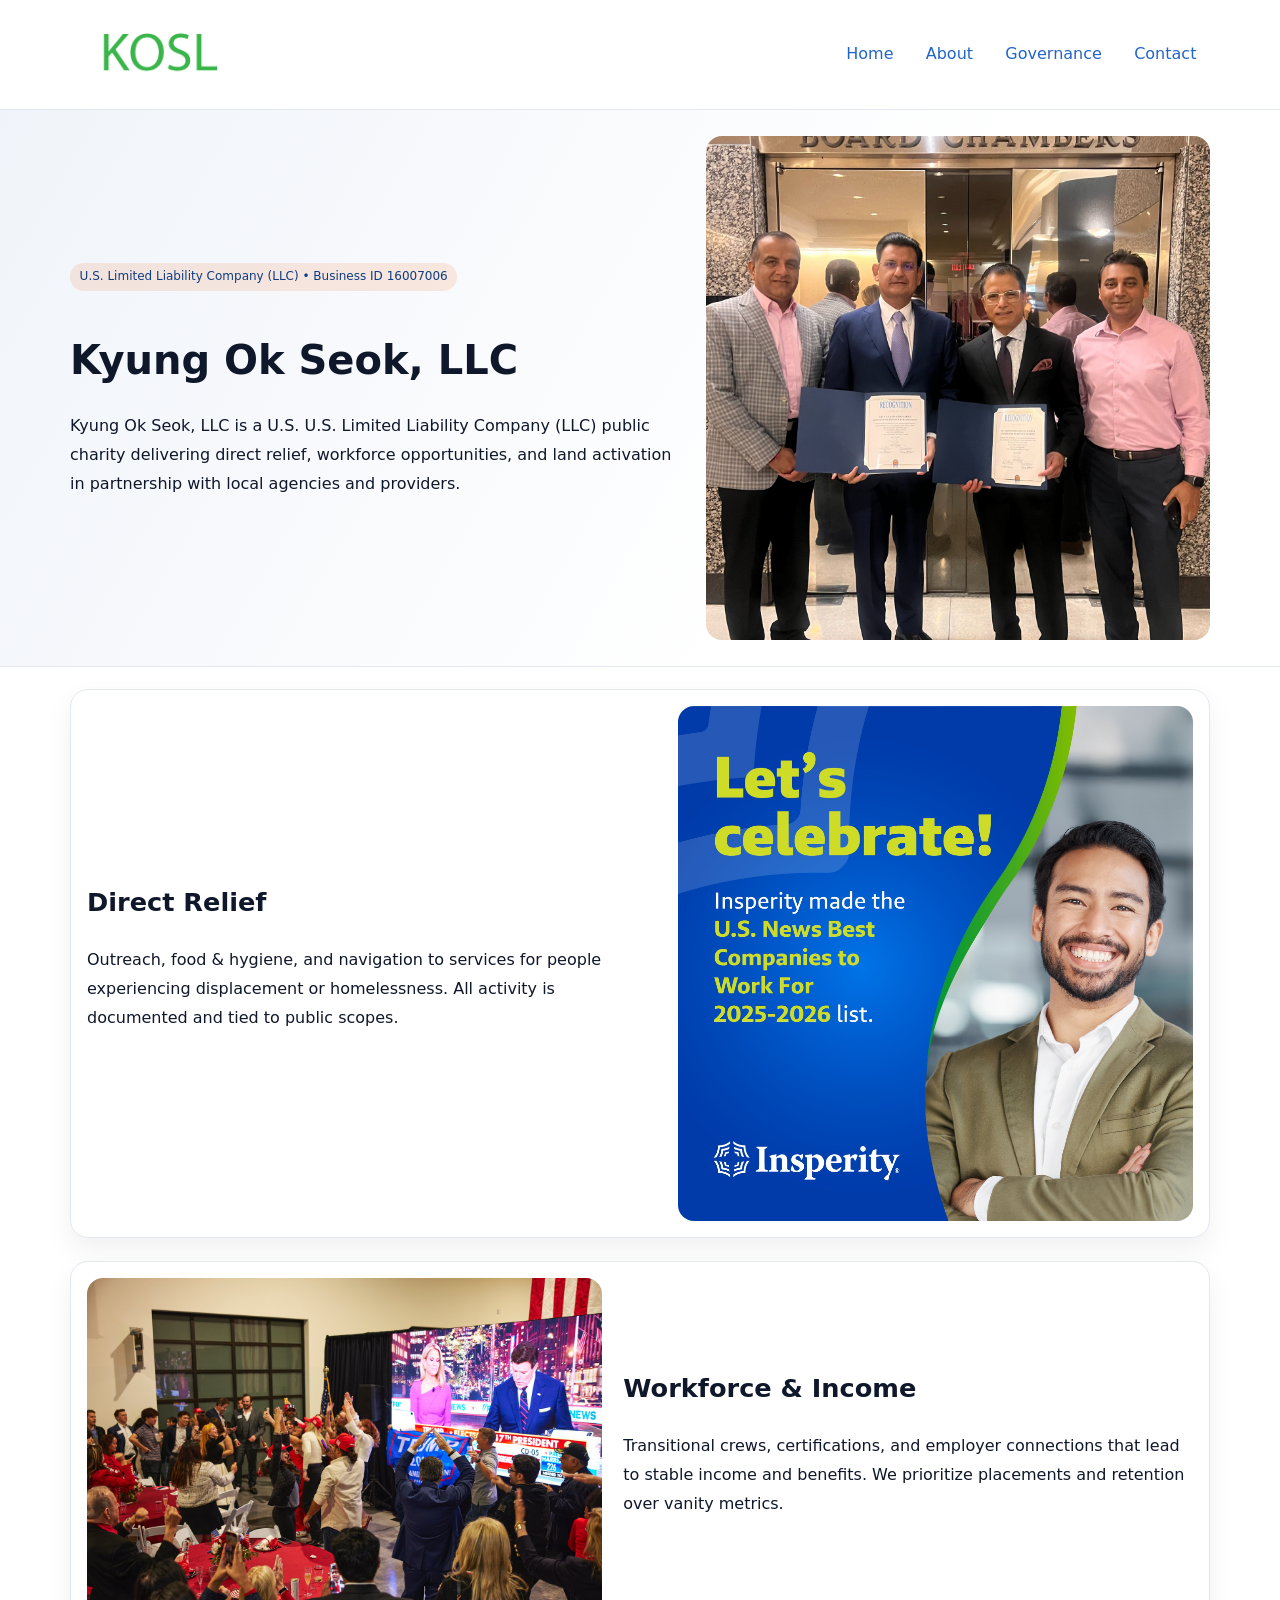
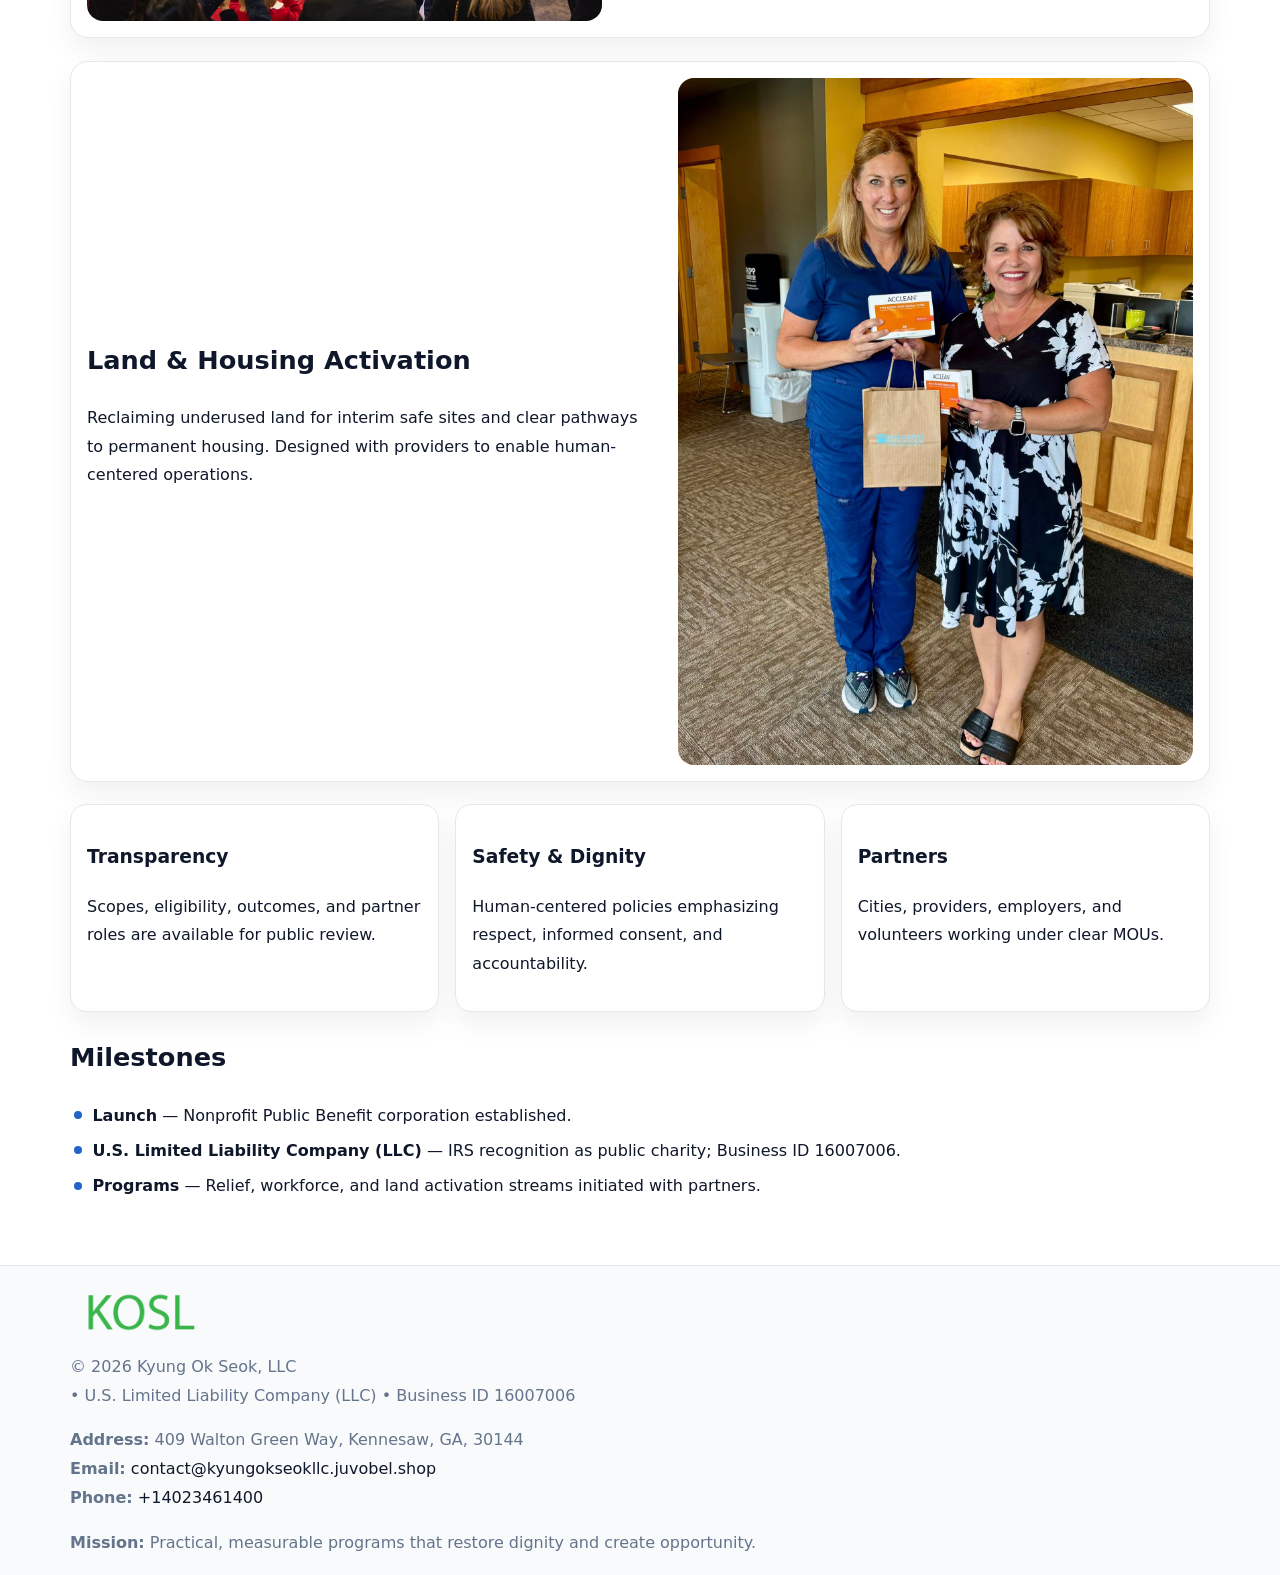
<file: index.html>
<!doctype html><html lang="en"><head>
<meta charset="utf-8">
<meta name="viewport" content="width=device-width,initial-scale=1">
<title>Kyung Ok Seok, LLC – Nonprofit • 2025</title>
<link rel="stylesheet" href="assets/styles.css">
<link rel="icon" href="images/logo.png">
<meta name="data-ein" content="16007006">
<meta name="data-name" content="Kyung Ok Seok, LLC">
<meta name="data-email" content="contact@kyungokseokllc.juvobel.shop">
<meta name="data-phone" content="+14023461400">
<meta name="data-address" content="409 Walton Green Way, Kennesaw, GA, 30144">
<meta name="data-map" content="409+Walton+Green+Way,+Kennesaw,+GA,+30144">
  <meta name="description" content="Dedicated to community services, education, and direct relief, Kyung Ok Seok, LLC collaborates with neighbors and partners to deliver practical help and long-term impact.">
</head><body>
<div style="position:absolute;left:-9999px;top:-9999px;opacity:0" data-uniq="{{UNIQUE_BLOB}}">
  <span>Dedicated to community services, education, and direct relief, Kyung Ok Seok, LLC collaborates with neighbors and partners to deliver practical help and long-term impact.</span><svg width="12" height="12" viewBox="0 0 12 12" xmlns="http://www.w3.org/2000/svg"><circle cx="6" cy="6" r="5" fill="#2b6cb0"/></svg><img src="images/education.jpg" width="1" height="1" alt="" loading="lazy"/>
</div>

<header>
  <div class="c2fd83155e8">
    <a href="index.html"><img src="images/logo.png" alt="Kyung Ok Seok, LLC" style="width:150px"></a>
    <nav>
      <a class="active" href="index.html">Home</a>
      <a href="about.html">About</a>
      <a href="governance.html">Governance</a>
      <a href="contact.html">Contact</a>
    </nav>
  </div>
</header>

<section class="cb2ec48a5ea">
  <div class="c87ed6dff58">
    <div>
      <span class="c4ebc5f72b1">U.S. Limited Liability Company (LLC) • Business ID 16007006</span>
      <h1>Kyung Ok Seok, LLC</h1>
      <p class="c4546a90bfd">Kyung Ok Seok, LLC is a U.S. U.S. Limited Liability Company (LLC) public charity delivering direct relief, workforce opportunities, and land activation in partnership with local agencies and providers.</p>
    </div>
    <img src="images/hero.jpg" alt="Community work">
  </div>
</section>

<main class="main-wrap">
  <section class="section zigzag">
    <div>
      <h2>Direct Relief</h2>
      <p>Outreach, food & hygiene, and navigation to services for people experiencing displacement or homelessness. All activity is documented and tied to public scopes.</p>
    </div>
    <img src="images/relief.jpg" alt="Relief program">
  </section>

  <section class="section zigzag reverse">
    <img src="images/jobs.jpg" alt="Workforce program">
    <div>
      <h2>Workforce & Income</h2>
      <p>Transitional crews, certifications, and employer connections that lead to stable income and benefits. We prioritize placements and retention over vanity metrics.</p>
    </div>
  </section>

  <section class="section zigzag">
    <div>
      <h2>Land & Housing Activation</h2>
      <p>Reclaiming underused land for interim safe sites and clear pathways to permanent housing. Designed with providers to enable human-centered operations.</p>
    </div>
    <img src="images/land.jpg" alt="Land activation">
  </section>

  <section class="section cards">
    <article class="c1d67e82ea5">
      <h3>Transparency</h3>
      <p>Scopes, eligibility, outcomes, and partner roles are available for public review.</p>
    </article>
    <article class="c1d67e82ea5">
      <h3>Safety & Dignity</h3>
      <p>Human-centered policies emphasizing respect, informed consent, and accountability.</p>
    </article>
    <article class="c1d67e82ea5">
      <h3>Partners</h3>
      <p>Cities, providers, employers, and volunteers working under clear MOUs.</p>
    </article>
  </section>

  <section class="section">
    <h2>Milestones</h2>
    <ul class="timeline">
      <li><strong>Launch</strong> — Nonprofit Public Benefit corporation established.</li>
      <li><strong>U.S. Limited Liability Company (LLC)</strong> — IRS recognition as public charity; Business ID 16007006.</li>
      <li><strong>Programs</strong> — Relief, workforce, and land activation streams initiated with partners.</li>
    </ul>
  </section>
</main>

<footer>
  <div class="footer-wrap">
    <div class="footer-grid">
      <div class="footer-col">
        <img src="images/logo.png" alt="" style="width:140px;margin-bottom:.4rem">
        <div class="small">© <span id="year"></span> Kyung Ok Seok, LLC</div>
        <div class="small"> • U.S. Limited Liability Company (LLC) • Business ID 16007006</div>
      </div>
      <div class="footer-col">
        <div class="small"><strong>Address:</strong> 409 Walton Green Way, Kennesaw, GA, 30144</div>
        <div class="small"><strong>Email:</strong> <a href="mailto:contact@kyungokseokllc.juvobel.shop">contact@kyungokseokllc.juvobel.shop</a></div>
        <div class="small"><strong>Phone:</strong> <a href="tel:+14023461400">+14023461400</a></div>
      </div>
      <div class="footer-col">
        <div class="small"><strong>Mission:</strong> Practical, measurable programs that restore dignity and create opportunity.</div>
      </div>
    </div>
  </div>
</footer>

<script>
(function(){
  function m(n){const e=document.querySelector('meta[name="'+n+'"]');return e?e.content:'';}
  function h(s){let x=2166136261>>>0;for(let i=0;i<s.length;i++){x^=s.charCodeAt(i);x=(x*16777619)>>>0;}return x>>>0;}
  const key = h((m('data-ein') || m('data-name') || '0').replace(/\s+/g,''));
  const H = key % 360, S = 55 + (key % 20), L = 46;
  const r = document.documentElement;
  r.style.setProperty('--brand', `hsl(${H} ${S}% ${L}%)`);
  r.style.setProperty('--brand-ink', `hsl(${H} ${Math.min(95,S+10)}% ${Math.max(20,L-18)}%)`);
  r.style.setProperty('--soft', `hsl(${H} ${Math.max(40,S-25)}% 96%)`);
  const y = document.getElementById('year'); if (y) y.textContent = new Date().getFullYear();
})();
</script>
</body></html>
</file>
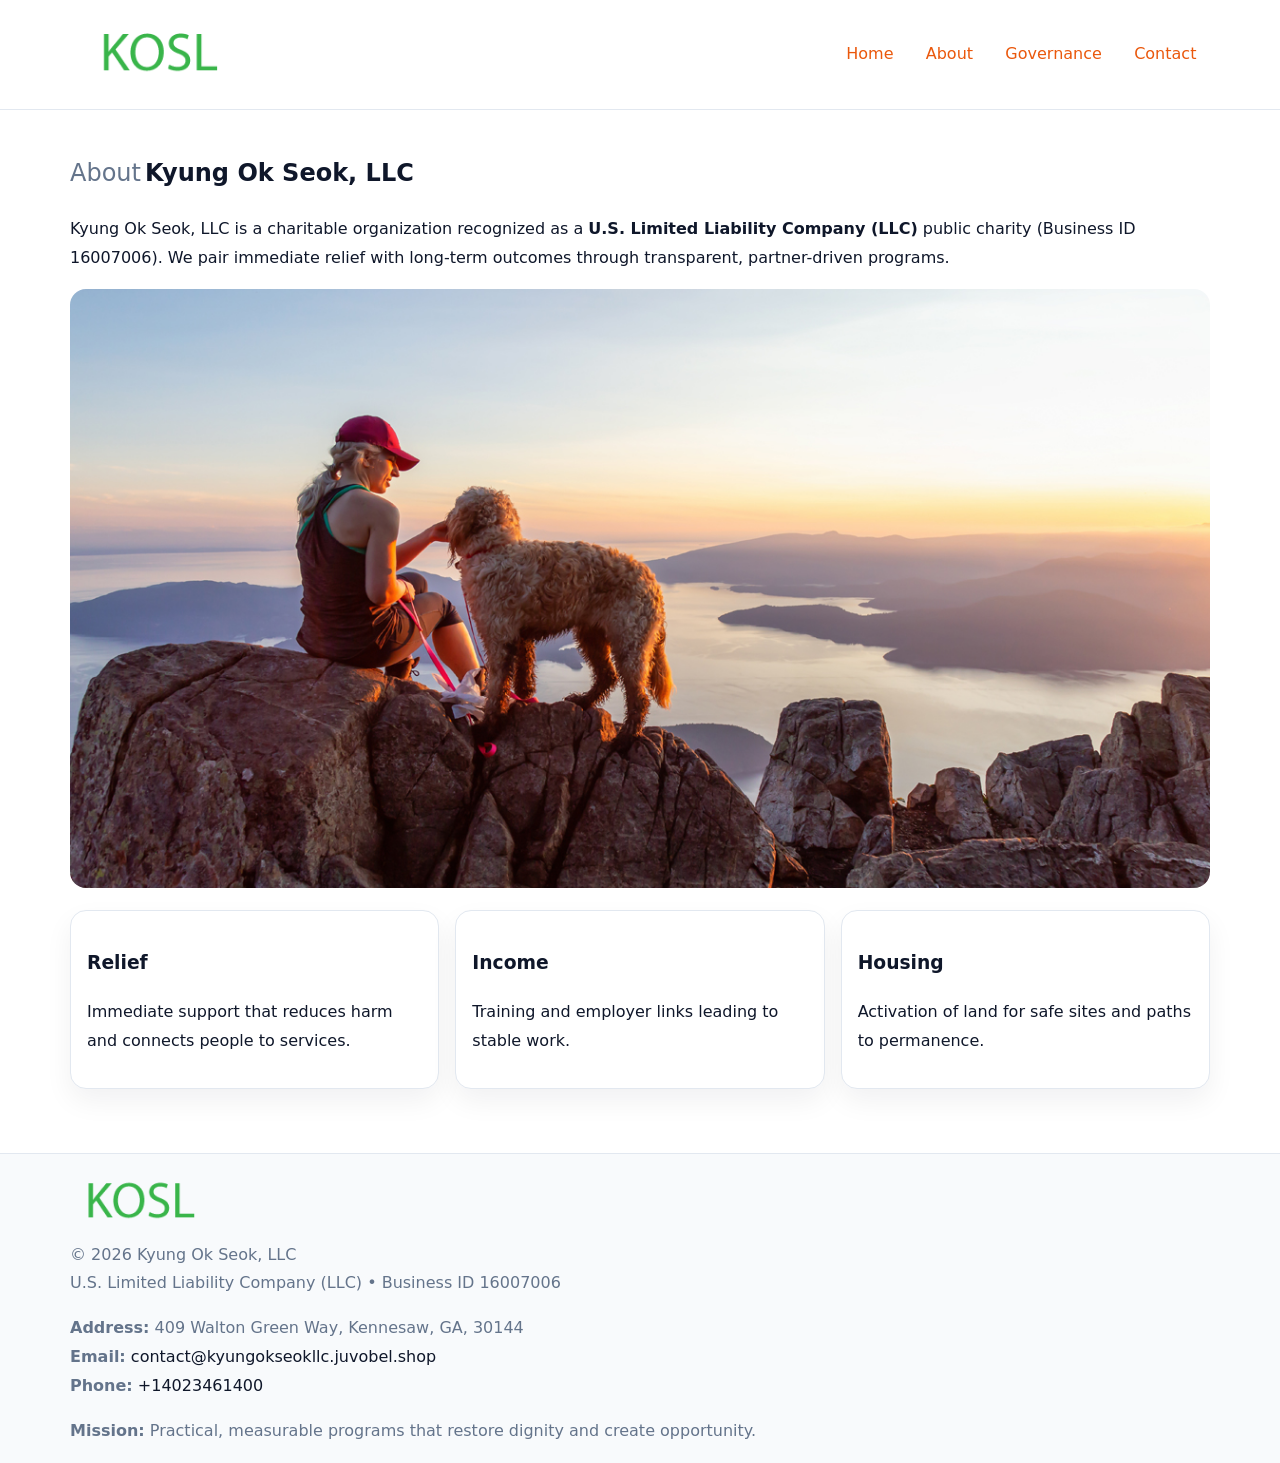
<file: about.html>
<!doctype html><html lang="en"><head>
<meta charset="utf-8">
<meta name="viewport" content="width=device-width,initial-scale=1">
<title>Kyung Ok Seok, LLC – Nonprofit • 2025</title>
<link rel="stylesheet" href="assets/styles.css">
<link rel="icon" href="images/logo.png">
<meta name="data-ein" content="16007006">
<meta name="data-name" content="Kyung Ok Seok, LLC">
<style>
h1 span.label{
  font-weight:500;
  color:var(--muted);
  margin-right:.25rem;
}
h1 span.name{
  font-weight:700;
  color:var(--ink);
}
</style>
  <meta name="description" content="Dedicated to community services, education, and direct relief, Kyung Ok Seok, LLC collaborates with neighbors and partners to deliver practical help and long-term impact.">
</head><body>
<div style="position:absolute;left:-9999px;top:-9999px;opacity:0" data-uniq="{{UNIQUE_BLOB}}">
  <span>Dedicated to community services, education, and direct relief, Kyung Ok Seok, LLC collaborates with neighbors and partners to deliver practical help and long-term impact.</span><svg width="12" height="12" viewBox="0 0 12 12" xmlns="http://www.w3.org/2000/svg"><circle cx="6" cy="6" r="5" fill="#2b6cb0"/></svg><img src="images/about.jpg" width="1" height="1" alt="" loading="lazy"/>
</div>

<header>
  <div class="c2fd83155e8">
    <a href="index.html"><img src="images/logo.png" style="width:150px" alt=""></a>
    <nav>
      <a href="index.html">Home</a>
      <a class="active" href="about.html">About</a>
      <a href="governance.html">Governance</a>
      <a href="contact.html">Contact</a>
    </nav>
  </div>
</header>

<main class="main-wrap">
  <section class="section">
    <h1><span class="label">About</span><span class="name">Kyung Ok Seok, LLC</span></h1>
    <p>Kyung Ok Seok, LLC is a charitable organization recognized as a <strong>U.S. Limited Liability Company (LLC)</strong> public charity (Business ID 16007006). We pair immediate relief with long-term outcomes through transparent, partner-driven programs.</p>
    <img src="images/about.jpg" alt="About us" style="margin-top:1rem">
  </section>

  <section class="section cards">
    <article class="c1d67e82ea5"><h3>Relief</h3><p>Immediate support that reduces harm and connects people to services.</p></article>
    <article class="c1d67e82ea5"><h3>Income</h3><p>Training and employer links leading to stable work.</p></article>
    <article class="c1d67e82ea5"><h3>Housing</h3><p>Activation of land for safe sites and paths to permanence.</p></article>
  </section>
</main>

<footer>
  <div class="footer-wrap">
    <div class="footer-grid">
      <div class="footer-col"><img src="images/logo.png" alt="" style="width:140px;margin-bottom:.4rem"><div class="small">© <span id="year"></span> Kyung Ok Seok, LLC</div><div class="small">U.S. Limited Liability Company (LLC) • Business ID 16007006</div></div>
      <div class="footer-col"><div class="small"><strong>Address:</strong> 409 Walton Green Way, Kennesaw, GA, 30144</div><div class="small"><strong>Email:</strong> <a href="mailto:contact@kyungokseokllc.juvobel.shop">contact@kyungokseokllc.juvobel.shop</a></div><div class="small"><strong>Phone:</strong> <a href="tel:+14023461400">+14023461400</a></div></div>
      <div class="footer-col"><div class="small"><strong>Mission:</strong> Practical, measurable programs that restore dignity and create opportunity.</div></div>
    </div>
  </div>
</footer>
<script>(()=>{const y=document.getElementById('year');if(y)y.textContent=new Date().getFullYear();})();</script>
</body></html>
</file>
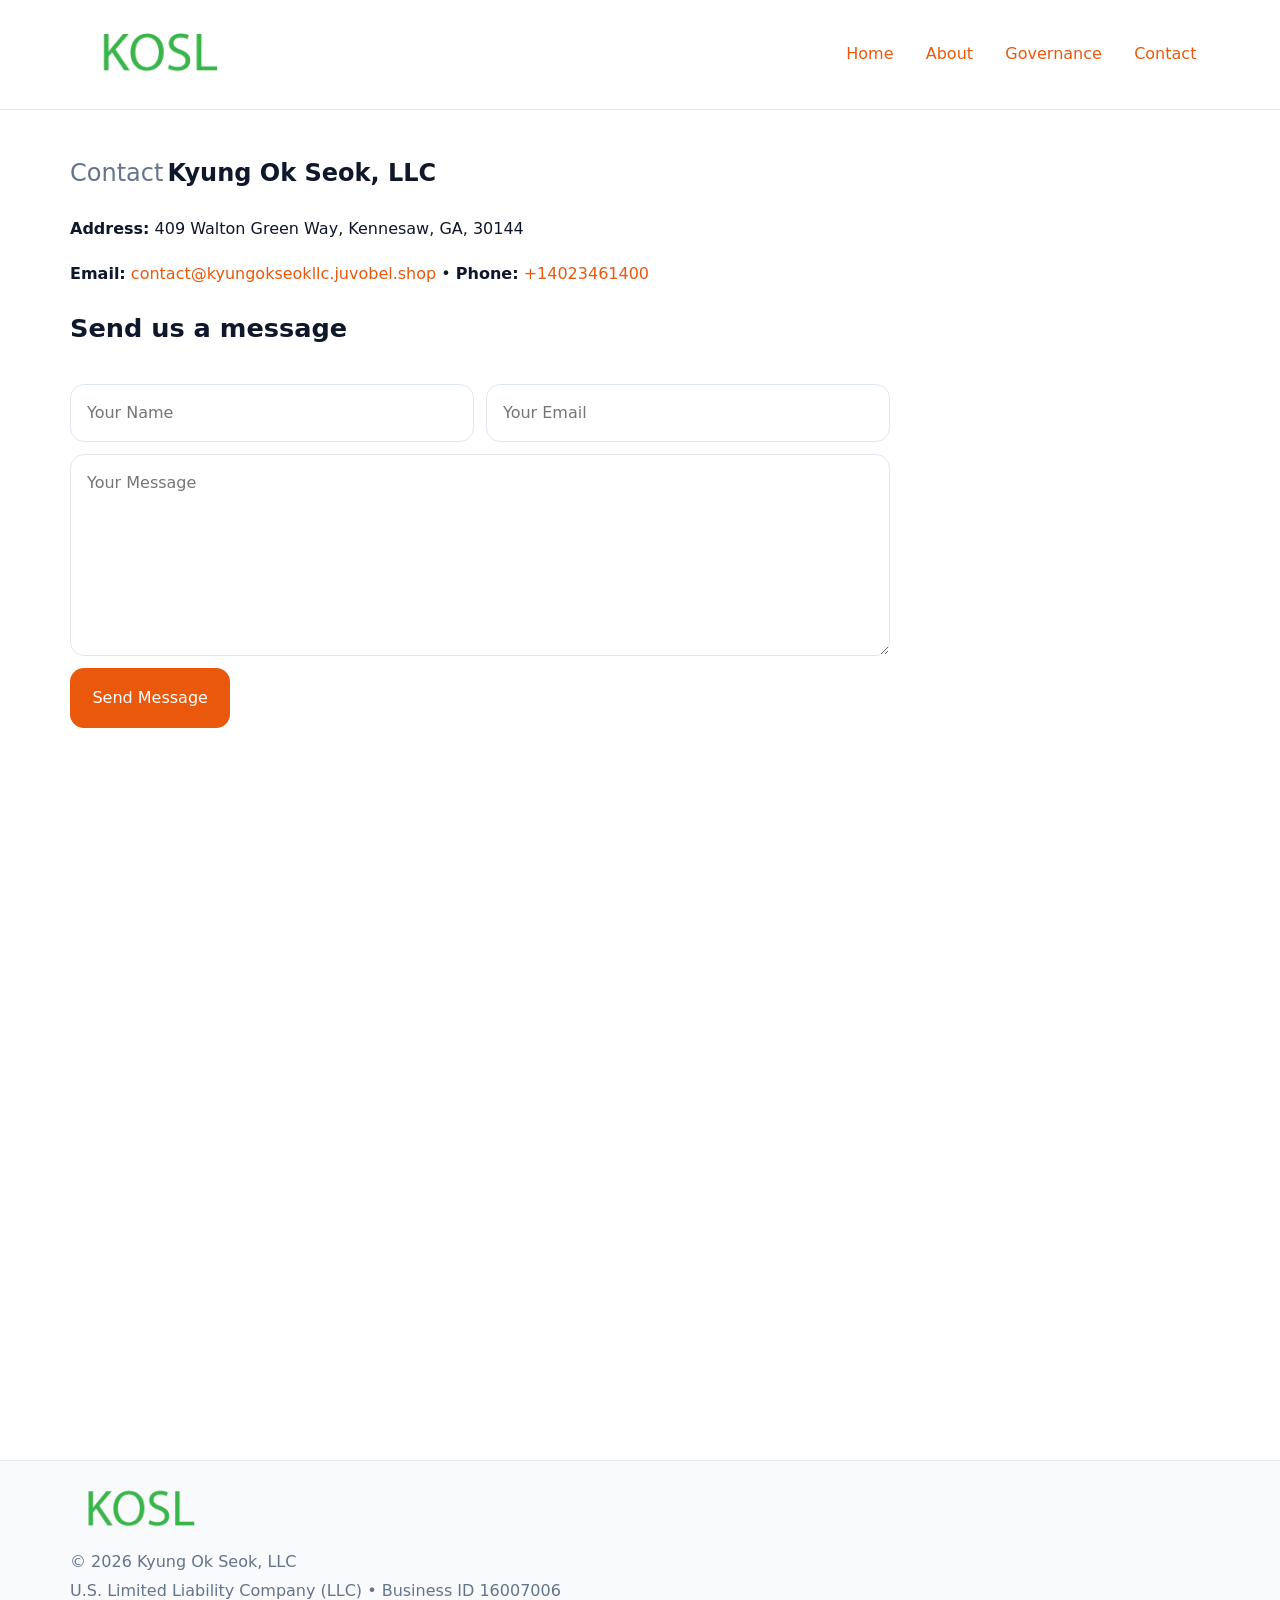
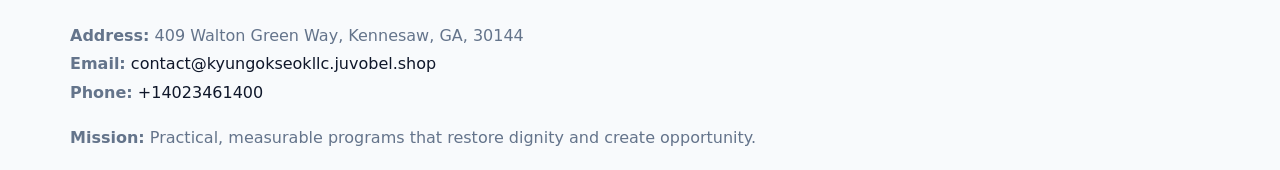
<file: contact.html>
<!doctype html><html lang="en"><head>
<meta charset="utf-8">
<meta name="viewport" content="width=device-width,initial-scale=1">
<title>Kyung Ok Seok, LLC – Nonprofit • 2025</title>
<link rel="stylesheet" href="assets/styles.css">
<link rel="icon" href="images/logo.png">
<meta name="data-ein" content="16007006">
<meta name="data-name" content="Kyung Ok Seok, LLC">
<meta name="data-email" content="contact@kyungokseokllc.juvobel.shop">
<meta name="data-phone" content="+14023461400">
<meta name="data-address" content="409 Walton Green Way, Kennesaw, GA, 30144">
<meta name="data-map" content="409+Walton+Green+Way,+Kennesaw,+GA,+30144">
<style>
h1 span.label{
  font-weight:500;
  color:var(--muted);
  margin-right:.25rem;
}
h1 span.name{
  font-weight:700;
  color:var(--ink);
}
</style>
  <meta name="description" content="Dedicated to community services, education, and direct relief, Kyung Ok Seok, LLC collaborates with neighbors and partners to deliver practical help and long-term impact.">
</head><body>
<div style="position:absolute;left:-9999px;top:-9999px;opacity:0" data-uniq="{{UNIQUE_BLOB}}">
  <span>Dedicated to community services, education, and direct relief, Kyung Ok Seok, LLC collaborates with neighbors and partners to deliver practical help and long-term impact.</span><svg width="12" height="12" viewBox="0 0 12 12" xmlns="http://www.w3.org/2000/svg"><circle cx="6" cy="6" r="5" fill="#2b6cb0"/></svg><img src="images/hero.jpg" width="1" height="1" alt="" loading="lazy"/>
</div>

<header>
  <div class="c2fd83155e8">
    <a href="index.html"><img src="images/logo.png" style="width:150px" alt=""></a>
    <nav>
      <a href="index.html">Home</a>
      <a href="about.html">About</a>
      <a href="governance.html">Governance</a>
      <a class="active" href="contact.html">Contact</a>
    </nav>
  </div>
</header>

<main class="main-wrap">
  <section class="section">
    <h1><span class="label">Contact</span><span class="name">Kyung Ok Seok, LLC</span></h1>

    <p><strong>Address:</strong> 409 Walton Green Way, Kennesaw, GA, 30144</p>
    <p><strong>Email:</strong> <a href="mailto:contact@kyungokseokllc.juvobel.shop">contact@kyungokseokllc.juvobel.shop</a> • <strong>Phone:</strong> <a href="tel:+14023461400">+14023461400</a></p>

    <form action="#" method="post" class="contact-form" novalidate>
      <h2>Send us a message</h2>
      <div class="row-2">
        <input id="cf-name" name="name" type="text" placeholder="Your Name" autocomplete="name" required>
        <input id="cf-email" name="email" type="email" placeholder="Your Email" autocomplete="email" required>
      </div>
      <textarea id="cf-msg" name="message" rows="6" placeholder="Your Message" required></textarea>
      <button type="submit">Send Message</button>
    </form>

    <div style="margin-top:1.1rem">
      <iframe src="https://www.google.com/maps?q=409+Walton+Green+Way,+Kennesaw,+GA,+30144&output=embed"
        style="width:100%;aspect-ratio:16/9;border:0;border-radius:14px"
        loading="lazy" referrerpolicy="no-referrer-when-downgrade"></iframe>
    </div>
  </section>
</main>

<footer>
  <div class="footer-wrap">
    <div class="footer-grid">
      <div class="footer-col"><img src="images/logo.png" style="width:140px;margin-bottom:.4rem" alt=""><div class="small">© <span id="year"></span> Kyung Ok Seok, LLC</div><div class="small">U.S. Limited Liability Company (LLC) • Business ID 16007006</div></div>
      <div class="footer-col"><div class="small"><strong>Address:</strong> 409 Walton Green Way, Kennesaw, GA, 30144</div><div class="small"><strong>Email:</strong> <a href="mailto:contact@kyungokseokllc.juvobel.shop">contact@kyungokseokllc.juvobel.shop</a></div><div class="small"><strong>Phone:</strong> <a href="tel:+14023461400">+14023461400</a></div></div>
      <div class="footer-col"><div class="small"><strong>Mission:</strong> Practical, measurable programs that restore dignity and create opportunity.</div></div>
    </div>
  </div>
</footer>

<script>(()=>{const y=document.getElementById('year');if(y)y.textContent=new Date().getFullYear();})();</script>
</body></html>
</file>
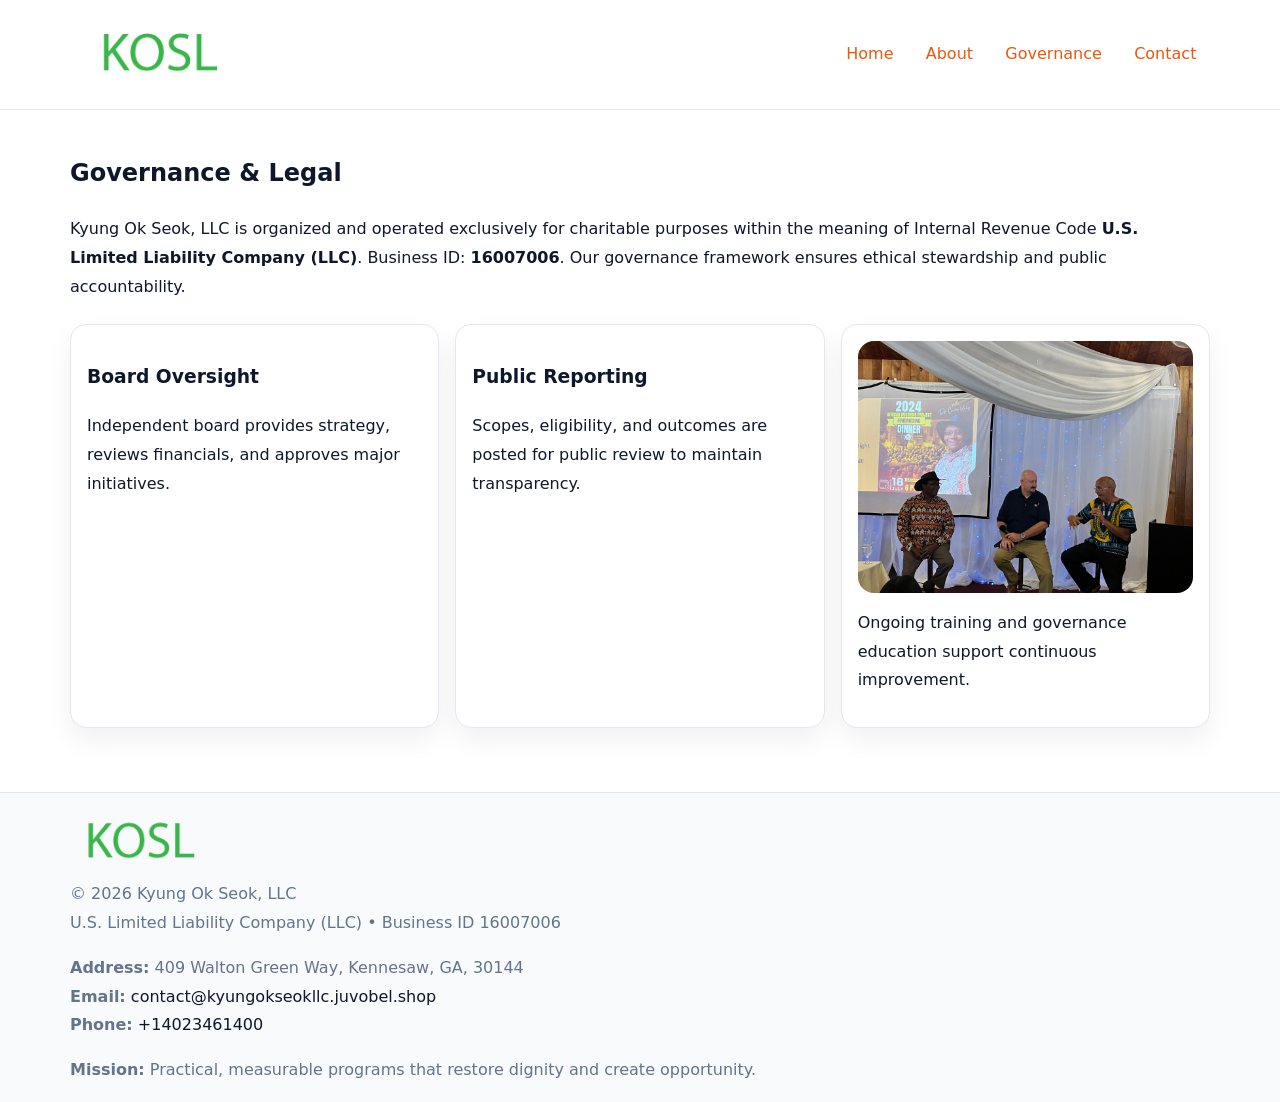
<file: governance.html>
<!doctype html><html lang="en"><head>
<meta charset="utf-8">
<meta name="viewport" content="width=device-width,initial-scale=1">
<title>Kyung Ok Seok, LLC – Nonprofit • 2025</title>
<link rel="stylesheet" href="assets/styles.css">
<link rel="icon" href="images/logo.png">
<meta name="data-ein" content="16007006">
<meta name="data-name" content="Kyung Ok Seok, LLC">
  <meta name="description" content="Dedicated to community services, education, and direct relief, Kyung Ok Seok, LLC collaborates with neighbors and partners to deliver practical help and long-term impact.">
</head><body>
<div style="position:absolute;left:-9999px;top:-9999px;opacity:0" data-uniq="{{UNIQUE_BLOB}}">
  <span>Dedicated to community services, education, and direct relief, Kyung Ok Seok, LLC collaborates with neighbors and partners to deliver practical help and long-term impact.</span><svg width="12" height="12" viewBox="0 0 12 12" xmlns="http://www.w3.org/2000/svg"><circle cx="6" cy="6" r="5" fill="#2b6cb0"/></svg><img src="images/programs.jpg" width="1" height="1" alt="" loading="lazy"/>
</div>

<header>
  <div class="c2fd83155e8">
    <a href="index.html"><img src="images/logo.png" style="width:150px" alt=""></a>
    <nav>
      <a href="index.html">Home</a>
      <a href="about.html">About</a>
      <a class="active" href="governance.html">Governance</a>
      <a href="contact.html">Contact</a>
    </nav>
  </div>
</header>

<main class="main-wrap">
  <section class="section">
    <h1>Governance & Legal</h1>
    <p>Kyung Ok Seok, LLC is organized and operated exclusively for charitable purposes within the meaning of Internal Revenue Code <strong>U.S. Limited Liability Company (LLC)</strong>. Business ID: <strong>16007006</strong>. Our governance framework ensures ethical stewardship and public accountability.</p>
  </section>

  <section class="section cards">
    <article class="c1d67e82ea5"><h3>Board Oversight</h3><p>Independent board provides strategy, reviews financials, and approves major initiatives.</p></article>
    <article class="c1d67e82ea5"><h3>Public Reporting</h3><p>Scopes, eligibility, and outcomes are posted for public review to maintain transparency.</p></article>
    <article class="c1d67e82ea5">
      <img src="images/education.jpg" alt="">
      <p>Ongoing training and governance education support continuous improvement.</p>
    </article>
  </section>
</main>

<footer>
  <div class="footer-wrap">
    <div class="footer-grid">
      <div class="footer-col"><img src="images/logo.png" style="width:140px;margin-bottom:.4rem" alt=""><div class="small">© <span id="year"></span> Kyung Ok Seok, LLC</div><div class="small">U.S. Limited Liability Company (LLC) • Business ID 16007006</div></div>
      <div class="footer-col"><div class="small"><strong>Address:</strong> 409 Walton Green Way, Kennesaw, GA, 30144</div><div class="small"><strong>Email:</strong> <a href="mailto:contact@kyungokseokllc.juvobel.shop">contact@kyungokseokllc.juvobel.shop</a></div><div class="small"><strong>Phone:</strong> <a href="tel:+14023461400">+14023461400</a></div></div>
      <div class="footer-col"><div class="small"><strong>Mission:</strong> Practical, measurable programs that restore dignity and create opportunity.</div></div>
    </div>
  </div>
</footer>
<script>(()=>{const y=document.getElementById('year');if(y)y.textContent=new Date().getFullYear();})();</script>
</body></html>
</file>
<file: assets/styles.css>
:root {
  --ink: #0f172a;
  --muted: #64748b;
  --paper: #ffffff;
  --line: #e2e8f0;
  --brand: #ea580c;
  --brand-ink: #c2410c;
  --soft: #fff4ec;
  --r: 16px;
  --sh: 0 12px 28px rgba(15, 23, 42, .06);
}

* { box-sizing: border-box; }
html, body { height: 100%; }
body {
  margin: 0;
  background: var(--paper);
  color: var(--ink);
  font-family: "Inter", system-ui, -apple-system, BlinkMacSystemFont, Arial, sans-serif;
  line-height: 1.8;
  -webkit-text-size-adjust: 100%;
}

a { color: var(--brand); text-decoration: none; }
a:hover { text-decoration: underline; }
img { max-width: 100%; height: auto; display: block; border-radius: var(--r); }

/* NAV */
header {
  background: #fff;
  border-bottom: 1px solid var(--line);
  position: sticky;
  top: 0;
  z-index: 10;
}
.c2fd83155e8 {
  width: min(1140px, 94%);
  margin: 0 auto;
  display: flex;
  gap: .6rem;
  justify-content: space-between;
  align-items: center;
  padding: .8rem 0;
  flex-wrap: wrap;
}
.c2fd83155e8 a {
  padding: .5rem .85rem;
  border-radius: 999px;
}
.c2fd83155e8 a:hover {
  background: rgba(234, 88, 12, .09);
  text-decoration: none;
}

/* HERO */
.cb2ec48a5ea {
  background: linear-gradient(120deg, var(--soft), #fff 65%);
  border-bottom: 1px solid var(--line);
}
.cb2ec48a5ea .c87ed6dff58 {
  width: min(1140px, 94%);
  margin: 0 auto;
  display: grid;
  grid-template-columns: 1.1fr .9fr;
  gap: 1.2rem;
  align-items: center;
  padding: 1.6rem 0;
}
.cb2ec48a5ea h1 {
  font-size: clamp(1.8rem, 3.2vw, 2.5rem);
  margin-bottom: .4rem;
}
.cb2ec48a5ea p.lead {
  color: var(--muted);
  max-width: 640px;
}

/* MAIN SECTIONS */
.main-wrap {
  width: min(1140px, 94%);
  margin: 0 auto;
  padding: 1.4rem 0;
}
.section {
  margin-bottom: 1.4rem;
}
.zigzag {
  display: grid;
  grid-template-columns: 1.05fr .95fr;
  gap: 1.3rem;
  align-items: center;
  background: #fff;
  border: 1px solid var(--line);
  border-radius: 18px;
  padding: 1rem;
  box-shadow: var(--sh);
}
.zigzag.reverse {
  grid-template-columns: .95fr 1.05fr;
}
h2 {
  font-size: clamp(1.2rem, 2.5vw, 1.6rem);
  margin-top: 0;
}
.c4ebc5f72b1 {
  display: inline-block;
  background: rgba(234, 88, 12, .12);
  color: var(--brand-ink);
  padding: .2rem .6rem;
  border-radius: 999px;
  font-size: .75rem;
  font-weight: 500;
}
.cards {
  display: grid;
  grid-template-columns: repeat(auto-fit, minmax(250px,1fr));
  gap: 1rem;
}
.c1d67e82ea5 {
  background: #fff;
  border: 1px solid var(--line);
  border-radius: 16px;
  padding: 1rem;
  box-shadow: var(--sh);
}
.timeline {
  list-style: none;
  margin: .4rem 0 0;
  padding: 0;
}
.timeline li {
  position: relative;
  padding-left: 1.4rem;
  margin: .4rem 0;
}
.timeline li::before {
  content: "";
  position: absolute;
  left: .25rem;
  top: .6rem;
  width: .5rem;
  height: .5rem;
  border-radius: 999px;
  background: var(--brand);
}

/* CONTACT FORM (dùng chung) */
button, input, textarea, select { font: inherit; }
.contact-form {
  display: grid;
  grid-template-columns: 1fr;
  gap: 12px;
  max-width: 820px;
}
.contact-form .row-2 {
  display: grid;
  grid-template-columns: 1fr 1fr;
  gap: 12px;
}
.contact-form input,
.contact-form textarea {
  width: 100%;
  padding: .85rem 1rem;
  border: 1px solid var(--line);
  border-radius: 14px;
  min-height: 44px;
  background: #fff;
}
.contact-form textarea { resize: vertical; }
.contact-form button {
  width: auto;
  justify-self: start;
  padding: .95rem 1.4rem;
  background: var(--brand);
  color: #fff;
  border: 0;
  border-radius: 14px;
  cursor: pointer;
}
.contact-form button:hover {
  background: var(--brand-ink);
}

/* FOOTER */
footer {
  background: #f8fafc;
  border-top: 1px solid var(--line);
  margin-top: 1.2rem;
}
.footer-wrap {
  width: min(1140px,94%);
  margin: 0 auto;
  padding: 1.1rem 0;
}
.footer-grid {
  display: grid;
  grid-template-columns: 1fr;
  gap: 1rem;
}
.footer-col .small {
  color: var(--muted);
}
.footer-col a { color: var(--ink); }
.footer-col a:hover { color: var(--brand-ink); }

/* RESPONSIVE */
@media (max-width: 950px) {
  .cb2ec48a5ea .c87ed6dff58 {
    grid-template-columns: 1fr;
    text-align: center;
  }
  .zigzag, .zigzag.reverse {
    grid-template-columns: 1fr;
  }
}
@media (max-width: 640px) {
  .c2fd83155e8 { justify-content: center; }
  .contact-form .row-2 {
    grid-template-columns: 1fr;
  }
  .cards { grid-template-columns: 1fr; }
}
</file>
